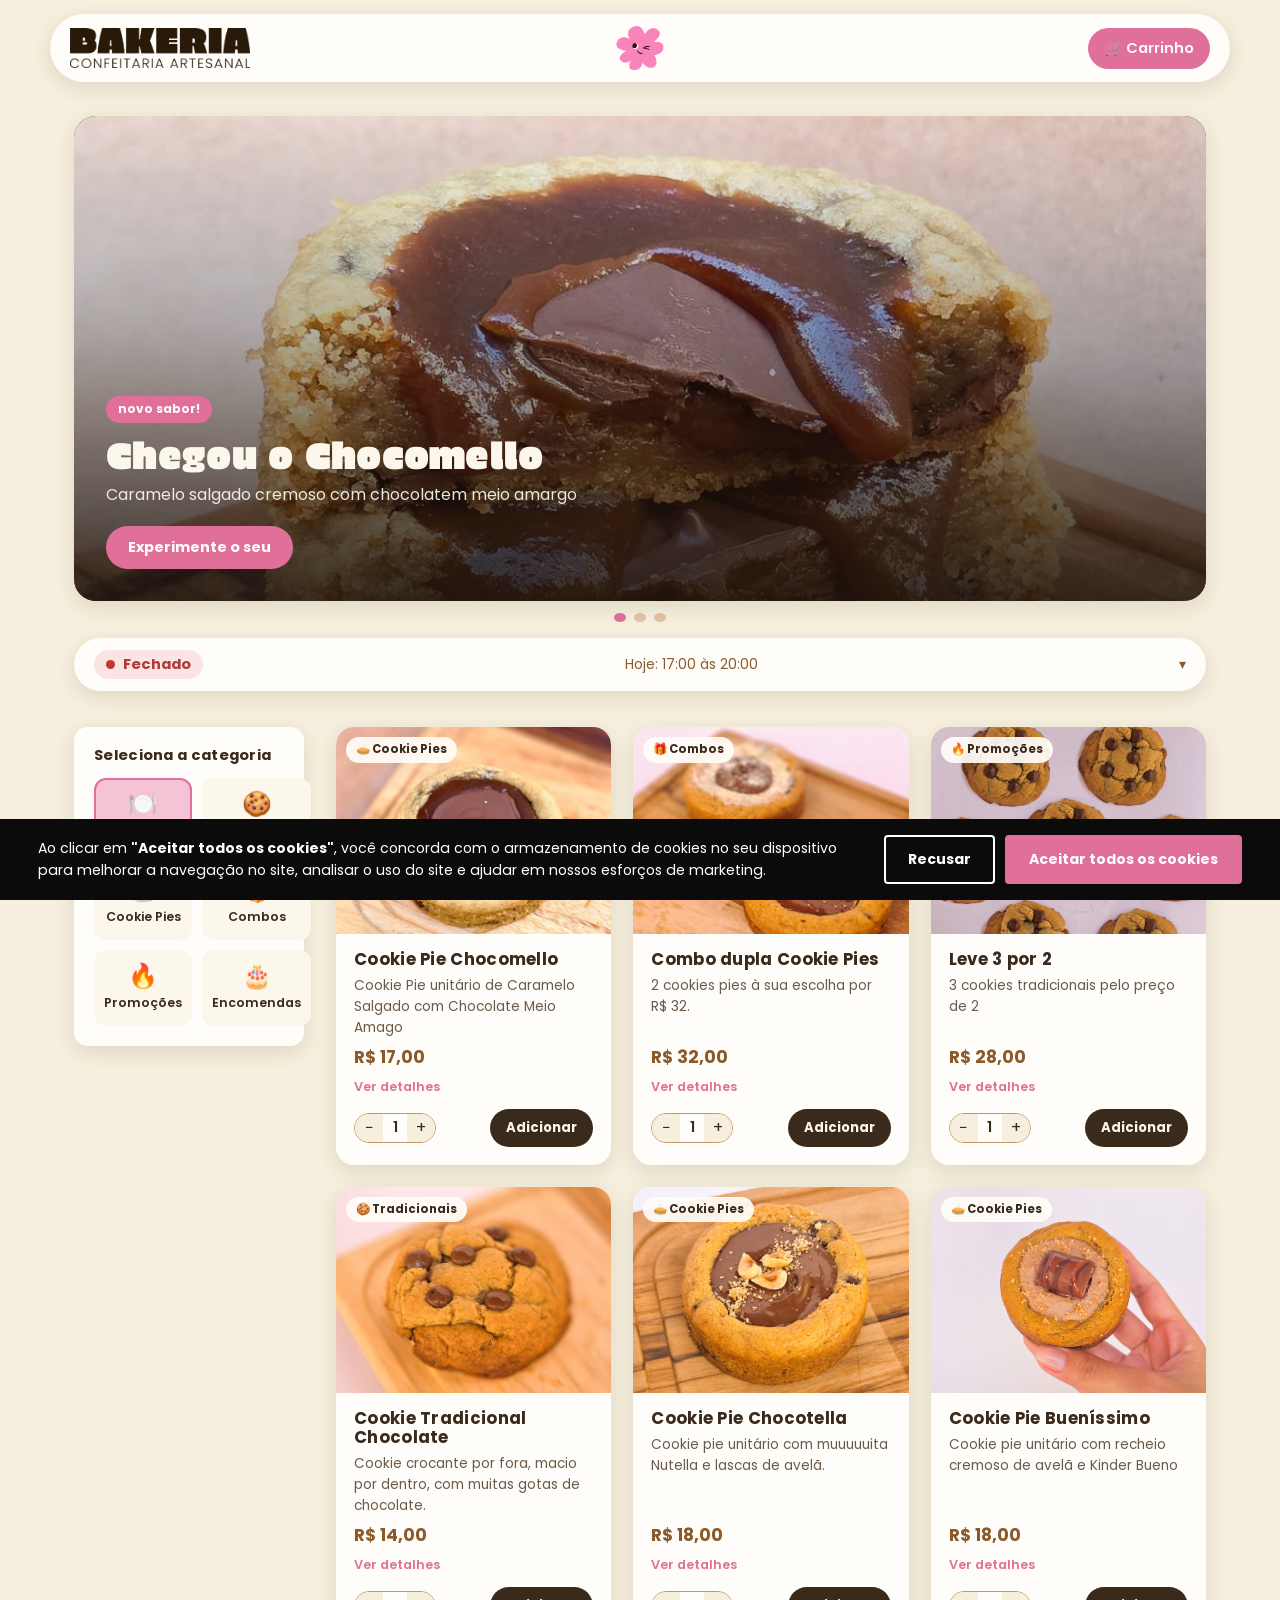
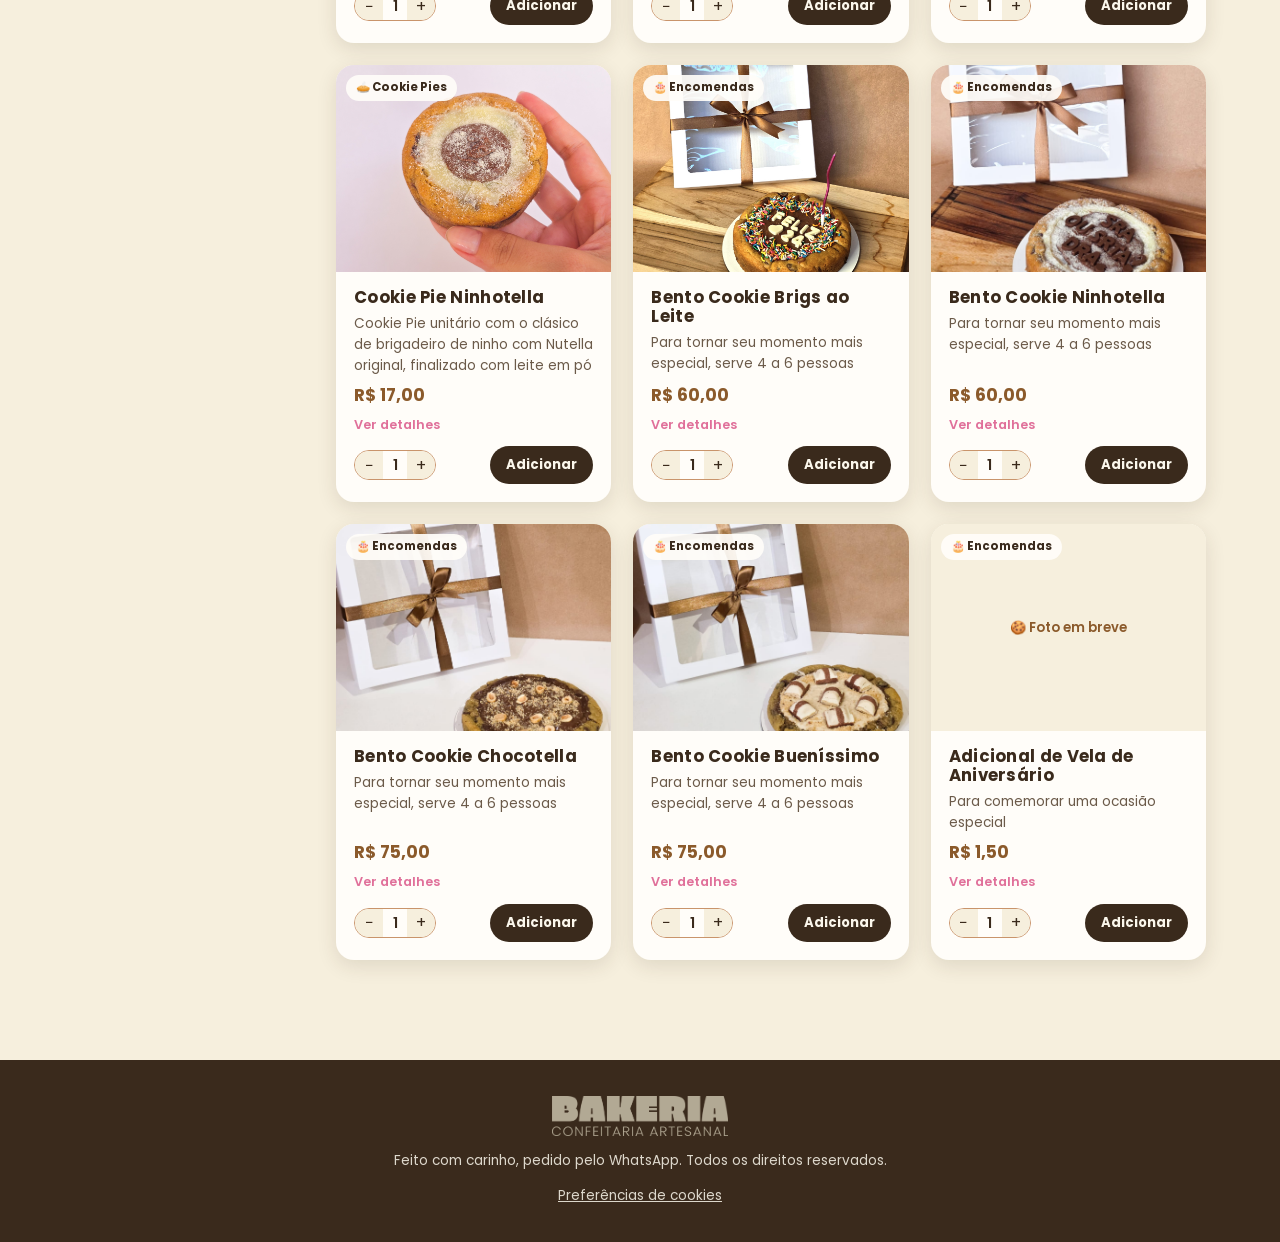
<file: index.html>
<!DOCTYPE html>
<html lang="pt-BR">
<head>
<meta charset="UTF-8">
<meta name="viewport" content="width=device-width, initial-scale=1.0">
<title>Bakeria Confeitaria Artesanal — Peça pelo WhatsApp</title>
<link rel="icon" type="image/png" href="favicon.png">
<link rel="apple-touch-icon" href="apple-touch-icon.png">
<link rel="stylesheet" href="style.css">
</head>
<body>

  <!-- ===================== CABEÇALHO ===================== -->
  <header class="cabecalho">
    <div class="container cabecalho-interno">
      <a href="index.html" class="logo">
        <!-- O tamanho da logo é limitado pelo CSS (.logo-caixa), então qualquer
             imagem que você colocar aqui vai se ajustar sem quebrar o layout. -->
        <span class="logo-caixa">
          <img src="logo.png" alt="Bakeria Confeitaria Artesanal">
        </span>
      </a>

      <!-- Mascote: só aparece em telas de computador/tablet (escondida no celular via CSS) -->
      <img src="mascote-cabecalho.png" alt="" class="mascote-cabecalho" aria-hidden="true" style="height:44px;width:auto;max-width:60px;">

      <button type="button" class="btn-carrinho" id="btn-abrir-carrinho" aria-label="Abrir carrinho">
        🛒 Carrinho
        <span class="badge-carrinho" id="badge-carrinho">0</span>
      </button>
    </div>
  </header>

  <!-- ===================== BANNER DE PROMOÇÃO ===================== -->
  <!-- Conteúdo vem de js/data.js (array BANNERS) — edite lá, não aqui -->
  <section class="banner-promo container">
    <div id="banner-container"></div>
    <div class="banner-pontos" id="banner-pontos"></div>
  </section>

  <!-- ===================== HORÁRIO DE FUNCIONAMENTO ===================== -->
  <!-- Horários vêm de data.js (HORARIO_FUNCIONAMENTO) — edite lá, não aqui -->
  <section class="horario-funcionamento container">
    <button type="button" class="horario-resumo" id="horario-resumo" aria-expanded="false">
      <span class="horario-status">
        <span class="horario-bolinha" id="horario-bolinha"></span>
        <strong id="horario-texto-status">Carregando horário...</strong>
      </span>
      <span class="horario-hoje" id="horario-hoje"></span>
      <span class="horario-seta" id="horario-seta">▾</span>
    </button>
    <div class="horario-lista" id="horario-lista" hidden></div>
  </section>

  <!-- ===================== FILTRO + PRODUTOS ===================== -->
  <main class="container conteudo-principal">
    <aside class="filtro-categorias" aria-label="Filtrar por categoria">
      <h3>Seleciona a categoria</h3>
      <div class="grade-filtro" id="grade-filtro">
        <!-- Preenchido automaticamente por main.js a partir de js/data.js -->
      </div>
    </aside>

    <div class="area-produtos" id="categorias-container">
      <!-- Preenchido automaticamente por main.js a partir de js/data.js -->
    </div>
  </main>

  <!-- ===================== RODAPÉ ===================== -->
  <footer class="rodape">
    <span class="logo-caixa logo-caixa-rodape">
      <img src="logo-rodape.png" alt="Bakeria Confeitaria Artesanal">
    </span>
    <p>Feito com carinho, pedido pelo WhatsApp. Todos os direitos reservados.</p>
    <p><a href="#" onclick="if(window.Analytics){ Analytics.reabrirConsentimento(); } return false;" style="text-decoration:underline;">Preferências de cookies</a></p>
  </footer>

  <!-- ===================== CARRINHO (painel lateral fixo) ===================== -->
  <div class="overlay-carrinho" id="overlay-carrinho"></div>
  <aside class="painel-carrinho" id="painel-carrinho" aria-label="Carrinho de compras">
    <div class="carrinho-cabecalho">
      <h2>Seu carrinho</h2>
      <button type="button" class="fechar-carrinho" id="btn-fechar-carrinho" aria-label="Fechar carrinho">&times;</button>
    </div>

    <!-- Área do meio: única parte que rola. Lista de produtos + formulário
         inteiro, juntos, para o Total e o botão de pedido (fora daqui,
         embaixo) ficarem sempre visíveis, não importa o quanto cresça. -->
    <div class="carrinho-scroll">
      <div class="lista-carrinho" id="lista-carrinho"></div>

      <div class="carrinho-dados">
        <h3 class="titulo-dados-pedido">Dados do pedido</h3>

        <div class="campo-nome">
          <label for="campo-nome-cliente">Seu nome <span class="obrigatorio">*</span></label>
          <input type="text" id="campo-nome-cliente" placeholder="Digite seu nome">
        </div>

        <p class="dica-data-entrega-geral">
          📅 A data de entrega/retirada agora é escolhida individualmente para cada produto, na lista acima. Pedidos de encomenda podem precisar de mais dias — combine pelo WhatsApp se a data for muito em cima da hora.
        </p>

        <div class="campo-tipo-entrega">
          <label>Como você quer receber?</label>
          <div class="opcoes-entrega">
            <label class="opcao-entrega">
              <input type="radio" name="tipo-entrega" id="tipo-entrega-retirada" value="retirada" checked>
              <span>🏪 Retirada</span>
            </label>
            <label class="opcao-entrega">
              <input type="radio" name="tipo-entrega" id="tipo-entrega-entrega" value="entrega">
              <span>🛵 Entrega</span>
            </label>
          </div>
        </div>

        <p class="aviso-retirada" id="aviso-retirada">
          🏪 <span id="texto-endereco-retirada"></span>
          <a href="#" id="link-mapa-retirada" class="link-mapa" target="_blank" rel="noopener">📍 Ver no mapa</a>
        </p>

        <p class="aviso-frete" id="aviso-frete">
          🛵 O frete é calculado à parte e combinado direto pelo WhatsApp — o valor mostrado aqui é só dos produtos.
        </p>

        <div class="campo-endereco" id="bloco-endereco">
          <label for="campo-cep">CEP de entrega <span class="obrigatorio">*</span></label>
          <input type="text" id="campo-cep" placeholder="00000-000" inputmode="numeric" maxlength="9">
          <span class="cep-status" id="cep-status"></span>

          <div class="linha-endereco">
            <div class="campo-endereco-item campo-rua-wrap">
              <label for="campo-rua">Rua</label>
              <input type="text" id="campo-rua" placeholder="Preenchido pelo CEP (edite se precisar)">
            </div>
            <div class="campo-endereco-item campo-numero-wrap">
              <label for="campo-numero">Número</label>
              <input type="text" id="campo-numero" placeholder="Nº" inputmode="numeric">
            </div>
          </div>

          <div class="linha-endereco">
            <div class="campo-endereco-item">
              <label for="campo-bairro">Bairro</label>
              <input type="text" id="campo-bairro" placeholder="Preenchido pelo CEP (edite se precisar)">
            </div>
            <div class="campo-endereco-item">
              <label for="campo-cidade">Cidade</label>
              <input type="text" id="campo-cidade" placeholder="Preenchido pelo CEP (edite se precisar)">
            </div>
          </div>
        </div>
      </div>
    </div>

    <!-- Rodapé fixo: sempre visível, não rola junto com o resto. -->
    <div class="carrinho-fixo">
      <div class="campo-cupom">
        <label for="campo-cupom">Cupom de desconto</label>
        <div class="cupom-linha">
          <input type="text" id="campo-cupom" placeholder="Digite o código" autocapitalize="characters">
          <button type="button" id="btn-aplicar-cupom">Aplicar</button>
        </div>
        <p class="cupom-status" id="cupom-status"></p>
      </div>

      <div class="carrinho-total-bloco" id="carrinho-total-bloco">
        <div class="linha-valor linha-subtotal" id="linha-subtotal" hidden>
          <span>Subtotal</span>
          <span id="subtotal-valor">R$ 0,00</span>
        </div>
        <div class="linha-valor linha-desconto" id="linha-desconto" hidden>
          <span>Desconto (<span id="cupom-aplicado-codigo"></span>)</span>
          <span id="desconto-valor">- R$ 0,00</span>
        </div>
        <div class="linha-valor linha-total-final">
          <span>Total</span>
          <span id="carrinho-total-valor">R$ 0,00</span>
        </div>
      </div>

      <button type="button" class="btn-pedido" id="btn-fazer-pedido" disabled>
        Fazer pedido pelo WhatsApp
      </button>
      <p class="aviso-obrigatorio" id="aviso-obrigatorio">* Nome, CEP e a data de cada item são obrigatórios para fazer o pedido</p>
    </div>
  </aside>

  <script src="data.js"></script>
  <script src="analytics.js"></script>
  <script src="cart.js"></script>
  <script src="main.js"></script>
</body>
</html>
</file>
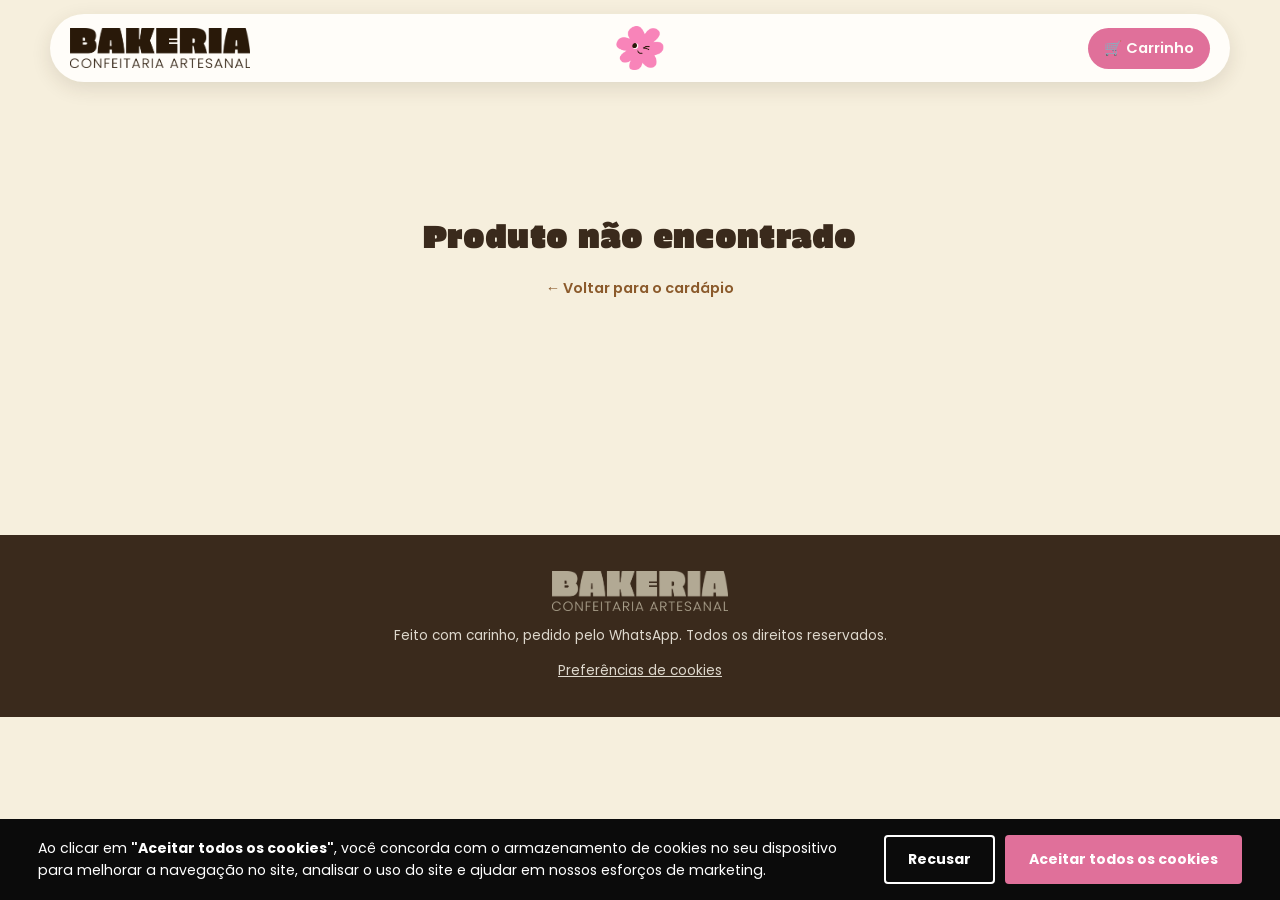
<file: produto.html>
<!DOCTYPE html>
<html lang="pt-BR">
<head>
<meta charset="UTF-8">
<meta name="viewport" content="width=device-width, initial-scale=1.0">
<title>Produto — Bakeria</title>
<link rel="icon" type="image/png" href="favicon.png">
<link rel="apple-touch-icon" href="apple-touch-icon.png">
<link rel="stylesheet" href="style.css">
</head>
<body>

  <!-- ===================== CABEÇALHO (idêntico ao da index.html) ===================== -->
  <header class="cabecalho">
    <div class="container cabecalho-interno">
      <a href="index.html" class="logo">
        <span class="logo-caixa">
          <img src="logo.png" alt="Bakeria Confeitaria Artesanal">
        </span>
      </a>

      <!-- Mascote: só aparece em telas de computador/tablet (escondida no celular via CSS) -->
      <img src="mascote-cabecalho.png" alt="" class="mascote-cabecalho" aria-hidden="true" style="height:44px;width:auto;max-width:60px;">

      <button type="button" class="btn-carrinho" id="btn-abrir-carrinho" aria-label="Abrir carrinho">
        🛒 Carrinho
        <span class="badge-carrinho" id="badge-carrinho">0</span>
      </button>
    </div>
  </header>

  <!-- ===================== DETALHE DO PRODUTO ===================== -->
  <main class="container pagina-produto" id="produto-detalhe-container">
    <!-- Preenchido automaticamente por produto.js a partir de data.js -->
  </main>

  <!-- ===================== RODAPÉ ===================== -->
  <footer class="rodape">
    <span class="logo-caixa logo-caixa-rodape">
      <img src="logo-rodape.png" alt="Bakeria Confeitaria Artesanal">
    </span>
    <p>Feito com carinho, pedido pelo WhatsApp. Todos os direitos reservados.</p>
    <p><a href="#" onclick="if(window.Analytics){ Analytics.reabrirConsentimento(); } return false;" style="text-decoration:underline;">Preferências de cookies</a></p>
  </footer>

  <!-- ===================== CARRINHO (painel lateral fixo, igual em todas as páginas) ===================== -->
  <div class="overlay-carrinho" id="overlay-carrinho"></div>
  <aside class="painel-carrinho" id="painel-carrinho" aria-label="Carrinho de compras">
    <div class="carrinho-cabecalho">
      <h2>Seu carrinho</h2>
      <button type="button" class="fechar-carrinho" id="btn-fechar-carrinho" aria-label="Fechar carrinho">&times;</button>
    </div>

    <!-- Área do meio: única parte que rola. Lista de produtos + formulário
         inteiro, juntos, para o Total e o botão de pedido (fora daqui,
         embaixo) ficarem sempre visíveis, não importa o quanto cresça. -->
    <div class="carrinho-scroll">
      <div class="lista-carrinho" id="lista-carrinho"></div>

      <div class="carrinho-dados">
        <h3 class="titulo-dados-pedido">Dados do pedido</h3>

        <div class="campo-nome">
          <label for="campo-nome-cliente">Seu nome <span class="obrigatorio">*</span></label>
          <input type="text" id="campo-nome-cliente" placeholder="Digite seu nome">
        </div>

        <p class="dica-data-entrega-geral">
          📅 A data de entrega/retirada agora é escolhida individualmente para cada produto, na lista acima. Pedidos de encomenda podem precisar de mais dias — combine pelo WhatsApp se a data for muito em cima da hora.
        </p>

        <div class="campo-tipo-entrega">
          <label>Como você quer receber?</label>
          <div class="opcoes-entrega">
            <label class="opcao-entrega">
              <input type="radio" name="tipo-entrega" id="tipo-entrega-retirada" value="retirada" checked>
              <span>🏪 Retirada</span>
            </label>
            <label class="opcao-entrega">
              <input type="radio" name="tipo-entrega" id="tipo-entrega-entrega" value="entrega">
              <span>🛵 Entrega</span>
            </label>
          </div>
        </div>

        <p class="aviso-retirada" id="aviso-retirada">
          🏪 <span id="texto-endereco-retirada"></span>
          <a href="#" id="link-mapa-retirada" class="link-mapa" target="_blank" rel="noopener">📍 Ver no mapa</a>
        </p>

        <p class="aviso-frete" id="aviso-frete">
          🛵 O frete é calculado à parte e combinado direto pelo WhatsApp — o valor mostrado aqui é só dos produtos.
        </p>

        <div class="campo-endereco" id="bloco-endereco">
          <label for="campo-cep">CEP de entrega <span class="obrigatorio">*</span></label>
          <input type="text" id="campo-cep" placeholder="00000-000" inputmode="numeric" maxlength="9">
          <span class="cep-status" id="cep-status"></span>

          <div class="linha-endereco">
            <div class="campo-endereco-item campo-rua-wrap">
              <label for="campo-rua">Rua</label>
              <input type="text" id="campo-rua" placeholder="Preenchido pelo CEP (edite se precisar)">
            </div>
            <div class="campo-endereco-item campo-numero-wrap">
              <label for="campo-numero">Número</label>
              <input type="text" id="campo-numero" placeholder="Nº" inputmode="numeric">
            </div>
          </div>

          <div class="linha-endereco">
            <div class="campo-endereco-item">
              <label for="campo-bairro">Bairro</label>
              <input type="text" id="campo-bairro" placeholder="Preenchido pelo CEP (edite se precisar)">
            </div>
            <div class="campo-endereco-item">
              <label for="campo-cidade">Cidade</label>
              <input type="text" id="campo-cidade" placeholder="Preenchido pelo CEP (edite se precisar)">
            </div>
          </div>
        </div>
      </div>
    </div>

    <!-- Rodapé fixo: sempre visível, não rola junto com o resto. -->
    <div class="carrinho-fixo">
      <div class="campo-cupom">
        <label for="campo-cupom">Cupom de desconto</label>
        <div class="cupom-linha">
          <input type="text" id="campo-cupom" placeholder="Digite o código" autocapitalize="characters">
          <button type="button" id="btn-aplicar-cupom">Aplicar</button>
        </div>
        <p class="cupom-status" id="cupom-status"></p>
      </div>

      <div class="carrinho-total-bloco" id="carrinho-total-bloco">
        <div class="linha-valor linha-subtotal" id="linha-subtotal" hidden>
          <span>Subtotal</span>
          <span id="subtotal-valor">R$ 0,00</span>
        </div>
        <div class="linha-valor linha-desconto" id="linha-desconto" hidden>
          <span>Desconto (<span id="cupom-aplicado-codigo"></span>)</span>
          <span id="desconto-valor">- R$ 0,00</span>
        </div>
        <div class="linha-valor linha-total-final">
          <span>Total</span>
          <span id="carrinho-total-valor">R$ 0,00</span>
        </div>
      </div>

      <button type="button" class="btn-pedido" id="btn-fazer-pedido" disabled>
        Fazer pedido pelo WhatsApp
      </button>
      <p class="aviso-obrigatorio" id="aviso-obrigatorio">* Nome, CEP e a data de cada item são obrigatórios para fazer o pedido</p>
    </div>
  </aside>

  <script src="data.js"></script>
  <script src="analytics.js"></script>
  <script src="cart.js"></script>
  <script src="produto.js"></script>
</body>
</html>
</file>
<file: style.css>
/* ============================================================
   SITE DE DELIVERY — FOLHA DE ESTILOS
   Paleta baseada na cartela Pantone anexada pelo cliente:
   - Sweet Corn (bege)        -> --bege / --bege-claro
   - Black 4C (quase preto)   -> --marrom-escuro (títulos/texto)
   - Caramel Café (marrom)    -> --marrom-cafe / --marrom-claro
   - Pink Cosmos (rosa)       -> --rosa / --rosa-claro
   Ajuste os valores hexadecimais abaixo se tiver o código exato
   das etiquetas Pantone (TPX/TCX -> HEX) da sua gráfica.

   CONTRASTE: o rosa voltou ao tom original da marca (#E0709A). O texto
   branco sobre ele fica em ~3:1, abaixo do 4,5:1 recomendado (WCAG AA)
   para texto pequeno. Se quiser ganhar legibilidade no futuro, escureça
   --rosa e --rosa-hover (ex.: #C2487A).
   ============================================================ */

@import url('https://fonts.googleapis.com/css2?family=Erica+One&family=Poppins:wght@400;500;600;700&display=swap');

:root{
  /* Paleta */
  --bege:          #F6EFDD;
  --bege-claro:    #FBF7EC;
  --marrom-escuro: #3A2A1C;
  --marrom-cafe:   #8B5A2B;
  --marrom-claro:  #C9946B;
  --rosa:          #E0709A;
  --rosa-hover:    #CC5F89;
  --rosa-claro:    #F4C3D6;
  --branco:        #FFFDF9;
  --erro:          #B23A3A;
  --whatsapp:      #0F7A41;
  --whatsapp-hover:#0B6636;

  /* Tipografia */
  --fonte-titulo: 'Erica One', cursive;
  --fonte-corpo:  'Poppins', sans-serif;

  /* Layout */
  --largura-max: 1180px;
  --raio: 14px;
  --sombra: 0 6px 20px rgba(58, 42, 28, 0.12);
  --header-altura: 92px;
}

*{ box-sizing: border-box; }

html{ scroll-behavior: smooth; scroll-padding-top: calc(var(--header-altura) + 16px); }

body{
  margin: 0;
  background: var(--bege);
  color: var(--marrom-escuro);
  font-family: var(--fonte-corpo);
  line-height: 1.55;
  -webkit-font-smoothing: antialiased;
}

/* Com o carrinho aberto, o fundo não rola (só o painel) */
body.carrinho-aberto{ overflow: hidden; }

img{ max-width: 100%; display: block; }
a{ color: inherit; text-decoration: none; }
button{ font-family: inherit; cursor: pointer; }

h1, h2, h3, .fonte-titulo{
  font-family: var(--fonte-titulo);
  color: var(--marrom-escuro);
  font-weight: 400;
  line-height: 1.15;
  letter-spacing: 0.3px;
}

.container{
  max-width: var(--largura-max);
  margin: 0 auto;
  padding: 0 24px;
}

:focus-visible{
  outline: 3px solid var(--rosa);
  outline-offset: 2px;
}

@media (prefers-reduced-motion: reduce){
  *{ animation: none !important; transition: none !important; }
  html{ scroll-behavior: auto; }
}

/* ---------------------------------------------------------
   CABEÇALHO (fixo, simplificado: logo + carrinho)
--------------------------------------------------------- */
.cabecalho{
  position: sticky;
  top: 0;
  z-index: 100;
  padding: 14px 0;
  background: var(--bege);
}

.cabecalho-interno{
  background: var(--branco);
  border-radius: 999px;
  box-shadow: var(--sombra);
  padding: 10px 20px;
  display: flex;
  align-items: center;
  justify-content: space-between;
  gap: 20px;
  position: relative;
  max-height: 76px; /* trava de segurança: a barra nunca cresce além disso,
                        mesmo que algum elemento interno fique maior do
                        que deveria (ex: cache antigo de CSS) */
  overflow: hidden;
}

/* Mascote centralizada no cabeçalho — só em telas de computador/tablet.
   Usa position:absolute (não flex) para ficar sempre no centro exato da
   barra, não importa o tamanho da logo ou do botão de carrinho. */
.mascote-cabecalho{
  position: absolute;
  left: 50%;
  top: 50%;
  transform: translate(-50%, -50%);
  height: 44px !important;
  max-height: 44px;
  width: auto !important;
  max-width: 60px;
  pointer-events: none;
}

@media (max-width: 600px){
  .mascote-cabecalho{ display: none; }
}

.logo{ display: flex; align-items: center; flex-shrink: 0; }

/* --------- LIMITADOR DE TAMANHO DA LOGO ---------
   Independentemente do tamanho/proporção do arquivo que for usado em
   logo.png, esta caixa mantém uma altura e largura máximas fixas.
   A imagem sempre encolhe para caber dentro dela (object-fit: contain),
   nunca ultrapassando os limites e nunca distorcendo a proporção.
   Para mudar o tamanho máximo da logo, ajuste apenas as variáveis abaixo. */
:root{
  --logo-altura-max: 48px;
  --logo-largura-max: 180px;
}

.logo-caixa{
  display: flex;
  align-items: center;
  justify-content: flex-start;
  height: var(--logo-altura-max);
  max-width: var(--logo-largura-max);
  overflow: hidden;
}

.logo-caixa img{
  max-height: 100%;
  max-width: 100%;
  width: auto;
  height: auto;
  object-fit: contain;
  display: block;
}

@media (max-width: 600px){
  :root{ --logo-altura-max: 38px; --logo-largura-max: 130px; }
}

.btn-carrinho{
  position: relative;
  display: flex;
  align-items: center;
  gap: 8px;
  background: var(--rosa);
  color: var(--branco);
  border: none;
  padding: 10px 16px;
  border-radius: 999px;
  font-weight: 600;
  font-size: 0.92rem;
  flex-shrink: 0;
  transition: transform 0.15s ease, background 0.2s ease;
}

.btn-carrinho:hover{ background: var(--rosa-hover); transform: translateY(-1px); }

.badge-carrinho{
  position: absolute;
  top: -8px;
  right: -8px;
  background: var(--marrom-escuro);
  color: var(--branco);
  font-size: 0.72rem;
  min-width: 20px;
  height: 20px;
  border-radius: 999px;
  display: flex;
  align-items: center;
  justify-content: center;
  padding: 0 4px;
}

/* "Pulso" do contador quando um produto é adicionado */
.badge-carrinho.pulsar{ animation: pulso-badge 0.5s ease; }

@keyframes pulso-badge{
  0%   { transform: scale(1); }
  40%  { transform: scale(1.45); }
  100% { transform: scale(1); }
}

/* ---------------------------------------------------------
   BANNER DE PROMOÇÃO — imagem cheia com texto sobreposto
   (conteúdo vem de data.js -> BANNERS)
--------------------------------------------------------- */
.banner-promo{
  margin-top: 20px;
  position: relative;
}

.banner-slide{
  display: none;
  position: relative;
  border-radius: 22px;
  overflow: hidden;
  aspect-ratio: 21 / 9;
  min-height: 200px;
  box-shadow: var(--sombra);
  background: var(--marrom-escuro);
}

.banner-slide.ativo{ display: block; }

.banner-imagem-fundo{
  position: absolute;
  inset: 0;
  width: 100%;
  height: 100%;
  object-fit: cover;
}

.banner-conteudo{
  position: absolute;
  inset: 0;
  z-index: 1;
  display: flex;
  flex-direction: column;
  justify-content: flex-end;
  padding: 32px;
  background: linear-gradient(0deg, rgba(30, 20, 12, 0.88) 0%, rgba(30, 20, 12, 0.35) 55%, rgba(30, 20, 12, 0) 100%);
}

.banner-conteudo .tag{
  display: inline-block;
  width: fit-content;
  background: var(--rosa);
  color: var(--branco);
  font-size: 0.75rem;
  font-weight: 700;
  padding: 4px 12px;
  border-radius: 999px;
  margin-bottom: 10px;
}

.banner-conteudo h2{
  color: var(--bege-claro);
  font-size: clamp(1.5rem, 3.2vw, 2.3rem);
  margin: 0 0 8px;
}

.banner-conteudo p{
  margin: 0 0 18px;
  color: var(--bege-claro);
  opacity: 0.92;
  max-width: 480px;
}

.banner-conteudo .btn-primario{
  display: inline-block;
  width: fit-content;
  background: var(--rosa);
  color: var(--branco);
  border: none;
  padding: 11px 22px;
  border-radius: 999px;
  font-weight: 700;
  font-size: 0.9rem;
  transition: background 0.2s ease, transform 0.15s ease;
}
.banner-conteudo .btn-primario:hover{ background: var(--rosa-hover); transform: translateY(-1px); }

.banner-pontos{
  display: flex;
  justify-content: center;
  gap: 8px;
  margin-top: 12px;
}

.banner-pontos button{
  width: 9px; height: 9px;
  border-radius: 50%;
  border: none;
  background: var(--marrom-claro);
  opacity: 0.5;
}
.banner-pontos button.ativo{ opacity: 1; background: var(--rosa); }

/* ---------------------------------------------------------
   HORÁRIO DE FUNCIONAMENTO
--------------------------------------------------------- */
.horario-funcionamento{
  margin-top: 16px;
}

.horario-resumo{
  width: 100%;
  display: flex;
  align-items: center;
  justify-content: space-between;
  gap: 14px;
  background: var(--branco);
  border: none;
  border-radius: 999px;
  padding: 12px 20px;
  box-shadow: var(--sombra);
  font-family: inherit;
}

.horario-status{
  display: flex;
  align-items: center;
  gap: 8px;
  font-size: 0.92rem;
  font-weight: 700;
  padding: 4px 12px;
  border-radius: 999px;
}

.horario-status.status-aberto{ background: #e3f5e9; color: #1e7a45; }
.horario-status.status-fechado{ background: #fbe4e4; color: #b23a3a; }

.horario-bolinha{
  width: 9px;
  height: 9px;
  border-radius: 50%;
  flex-shrink: 0;
}
.horario-bolinha.aberto{ background: #2e9e5b; }
.horario-bolinha.fechado{ background: #c0392b; }

.horario-hoje{
  flex: 1;
  text-align: center;
  font-size: 0.86rem;
  color: var(--marrom-cafe);
}

.horario-seta{
  font-size: 0.9rem;
  color: var(--marrom-cafe);
  flex-shrink: 0;
}

.horario-lista{
  background: var(--branco);
  border-radius: 16px;
  margin-top: 8px;
  padding: 6px 20px;
  box-shadow: var(--sombra);
}

.horario-linha{
  display: flex;
  justify-content: space-between;
  padding: 9px 0;
  font-size: 0.86rem;
  color: var(--marrom-escuro);
  border-bottom: 1px solid var(--bege);
}
.horario-linha:last-child{ border-bottom: none; }

.horario-linha-hoje{
  font-weight: 700;
  color: var(--rosa);
}

@media (max-width: 600px){
  .horario-resumo{ padding: 10px 14px; flex-wrap: wrap; }
  .horario-hoje{ order: 3; width: 100%; text-align: left; margin-top: 4px; }
  .horario-status{ font-size: 0.85rem; padding: 4px 10px; }
}

/* ---------------------------------------------------------
   LAYOUT PRINCIPAL: filtro lateral + produtos
--------------------------------------------------------- */
.conteudo-principal{
  display: grid;
  grid-template-columns: 230px 1fr;
  gap: 32px;
  align-items: start;
  margin-top: 36px;
}

.filtro-categorias{
  position: sticky;
  top: calc(var(--header-altura) + 16px);
  background: var(--branco);
  border-radius: var(--raio);
  padding: 20px;
  box-shadow: var(--sombra);
}

.filtro-categorias h3{
  font-family: var(--fonte-corpo);
  font-weight: 700;
  font-size: 0.92rem;
  color: var(--marrom-escuro);
  margin: 0 0 14px;
}

.grade-filtro{
  display: grid;
  grid-template-columns: 1fr 1fr;
  gap: 10px;
}

.tile-categoria{
  display: flex;
  flex-direction: column;
  align-items: center;
  gap: 6px;
  background: var(--bege-claro);
  border: 2px solid transparent;
  border-radius: 12px;
  padding: 12px 8px;
  text-align: center;
  transition: border-color 0.2s ease, background 0.2s ease, transform 0.15s ease;
}

.tile-categoria:hover{ transform: translateY(-2px); }

.tile-categoria.ativa{
  border-color: var(--rosa);
  background: var(--rosa-claro);
}

.tile-icone{ font-size: 1.5rem; line-height: 1; }

.tile-nome{
  font-size: 0.78rem;
  font-weight: 600;
  color: var(--marrom-escuro);
}

@media (max-width: 860px){
  .conteudo-principal{ grid-template-columns: 1fr; }

  .filtro-categorias{
    position: static;
    padding: 14px 16px;
  }

  /* Os tiles quebram em linhas (sempre visíveis por completo), em vez de
     rolar na horizontal e ficar cortados na borda da tela. */
  .grade-filtro{
    grid-template-columns: repeat(auto-fit, minmax(76px, 1fr));
    gap: 10px;
  }
}

.secao-vitrine{
  padding-top: 4px;
}

.sem-produtos{
  color: var(--marrom-cafe);
  text-align: center;
  padding: 40px 0;
}

/* ---------------------------------------------------------
   CATEGORIAS / SEÇÕES DE PRODUTOS
--------------------------------------------------------- */
.secao-categoria{
  padding: 0 0 40px;
}

.secao-categoria h2{
  font-size: clamp(1.4rem, 2.6vw, 1.9rem);
  margin-bottom: 4px;
  display: flex;
  align-items: center;
  gap: 10px;
}

.titulo-icone{ font-family: initial; }

.secao-categoria .subtitulo{
  color: var(--marrom-cafe);
  margin-bottom: 22px;
  font-size: 0.92rem;
}

.grid-produtos{
  display: grid;
  grid-template-columns: repeat(auto-fill, minmax(240px, 1fr));
  gap: 22px;
}

.cartao-produto{
  background: var(--branco);
  border-radius: 18px;
  overflow: hidden;
  box-shadow: var(--sombra);
  display: flex;
  flex-direction: column;
  transition: transform 0.2s ease, box-shadow 0.2s ease;
}

.cartao-produto:hover{
  transform: translateY(-4px);
  box-shadow: 0 12px 28px rgba(58, 42, 28, 0.18);
}

.cartao-produto .imagem-produto{
  position: relative;
  aspect-ratio: 4/3;
  overflow: hidden;
  background: var(--bege);
  display: block;
}

.cartao-produto .imagem-produto img{
  width: 100%; height: 100%; object-fit: cover;
  transition: transform 0.35s ease;
}
.cartao-produto:hover .imagem-produto img{ transform: scale(1.06); }

.mini-tag{
  position: absolute;
  top: 10px;
  left: 10px;
  background: rgba(255, 253, 249, 0.92);
  color: var(--marrom-escuro);
  font-size: 0.72rem;
  font-weight: 700;
  padding: 4px 10px;
  border-radius: 999px;
  z-index: 1;
}

.foto-indisponivel{ display: none; }

.aviso-foto{
  position: absolute;
  inset: 0;
  display: flex;
  align-items: center;
  justify-content: center;
  text-align: center;
  padding: 10px;
  font-size: 0.82rem;
  font-weight: 600;
  color: var(--marrom-cafe);
  background: var(--bege);
}

.cartao-produto .info{
  padding: 16px 18px 18px;
  display: flex;
  flex-direction: column;
  gap: 6px;
  flex: 1;
}

.cartao-produto h3{
  font-family: var(--fonte-corpo);
  font-weight: 700;
  font-size: 1.04rem;
  color: var(--marrom-escuro);
  margin: 0;
}

.cartao-produto .desc-curta{
  font-size: 0.85rem;
  color: #6b5a49;
  margin: 0;
  flex: 1;
}

.cartao-produto .preco{
  font-weight: 700;
  color: var(--marrom-cafe);
  font-size: 1.08rem;
}

.cartao-produto .link-detalhe{
  font-size: 0.8rem;
  font-weight: 600;
  color: var(--rosa);
  align-self: flex-start;
}

.linha-acoes{
  display: flex;
  align-items: center;
  justify-content: space-between;
  gap: 8px;
  margin-top: 6px;
}

.seletor-qtd{
  display: flex;
  align-items: center;
  border: 1.5px solid var(--marrom-claro);
  border-radius: 999px;
  overflow: hidden;
}

.seletor-qtd button{
  background: var(--bege);
  border: none;
  width: 28px; height: 28px;
  font-size: 1rem;
  color: var(--marrom-escuro);
}
.seletor-qtd span{
  min-width: 24px;
  text-align: center;
  font-weight: 600;
  font-size: 0.9rem;
}

.btn-adicionar{
  background: var(--marrom-escuro);
  color: var(--bege-claro);
  border: none;
  padding: 9px 16px;
  border-radius: 999px;
  font-weight: 700;
  font-size: 0.82rem;
  transition: background 0.2s ease;
}
.btn-adicionar:hover{ background: var(--rosa); }

/* ---------------------------------------------------------
   PÁGINA DE PRODUTO
--------------------------------------------------------- */
.pagina-produto{
  padding: 40px 0 80px;
}

.voltar{
  display: inline-block;
  margin-bottom: 20px;
  font-weight: 600;
  color: var(--marrom-cafe);
  font-size: 0.9rem;
}
.voltar:hover{ color: var(--rosa); }

.produto-detalhe{
  display: grid;
  grid-template-columns: 1.1fr 1fr;
  gap: 44px;
  align-items: start;
}

@media (max-width: 800px){
  .produto-detalhe{ grid-template-columns: 1fr; }
}

.galeria .imagem-principal{
  position: relative; /* necessário para o aviso "Foto em breve" ocupar a área toda */
  border-radius: var(--raio);
  overflow: hidden;
  aspect-ratio: 4/3;
  background: var(--branco);
  box-shadow: var(--sombra);
}
.galeria .imagem-principal img{ width: 100%; height: 100%; object-fit: cover; }

.galeria .miniaturas{
  display: flex;
  gap: 10px;
  margin-top: 12px;
  flex-wrap: wrap;
}

.galeria .miniaturas button{
  width: 68px; height: 68px;
  border-radius: 10px;
  overflow: hidden;
  padding: 0;
  border: 2px solid transparent;
  background: var(--branco);
}
.galeria .miniaturas button.ativa{ border-color: var(--rosa); }
.galeria .miniaturas img{ width: 100%; height: 100%; object-fit: cover; }

.info-produto .categoria-tag{
  display: inline-block;
  background: var(--rosa-claro);
  color: var(--marrom-escuro);
  font-size: 0.78rem;
  font-weight: 700;
  padding: 4px 12px;
  border-radius: 999px;
  margin-bottom: 12px;
}

.info-produto h1{ font-size: clamp(1.6rem, 3vw, 2.3rem); margin: 0 0 8px; }

.info-produto .preco-produto{
  font-size: 1.4rem;
  font-weight: 700;
  color: var(--marrom-cafe);
  margin-bottom: 16px;
}

.info-produto .descricao{ margin-bottom: 20px; color: #5a4a3a; }

.info-produto h4{
  font-family: var(--fonte-corpo);
  font-weight: 700;
  font-size: 0.95rem;
  color: var(--marrom-escuro);
  margin: 0 0 8px;
  text-transform: none;
}

.lista-ingredientes{
  list-style: none;
  padding: 0;
  margin: 0 0 24px;
  display: flex;
  flex-wrap: wrap;
  gap: 8px;
}

.lista-ingredientes li{
  background: var(--bege-claro);
  border: 1px solid var(--marrom-claro);
  padding: 5px 12px;
  border-radius: 999px;
  font-size: 0.82rem;
}

.acao-produto{
  display: flex;
  align-items: center;
  gap: 16px;
  margin-top: 8px;
}

.acao-produto .seletor-qtd button{ width: 34px; height: 34px; font-size: 1.1rem; }

.btn-adicionar-grande{
  background: var(--rosa);
  color: var(--branco);
  border: none;
  padding: 12px 26px;
  border-radius: 999px;
  font-weight: 700;
  font-size: 0.95rem;
  box-shadow: var(--sombra);
}
.btn-adicionar-grande:hover{ background: var(--rosa-hover); }

/* ---------------------------------------------------------
   AVISO RÁPIDO (TOAST) — aparece ao adicionar um produto
--------------------------------------------------------- */
.toast-carrinho{
  position: fixed;
  left: 50%;
  bottom: 24px;
  transform: translate(-50%, 20px);
  z-index: 150;
  display: flex;
  align-items: center;
  gap: 14px;
  max-width: min(92vw, 460px);
  background: var(--marrom-escuro);
  color: var(--bege-claro);
  padding: 12px 18px;
  border-radius: 999px;
  box-shadow: 0 10px 28px rgba(0, 0, 0, 0.3);
  font-size: 0.88rem;
  font-weight: 600;
  opacity: 0;
  pointer-events: none;
  transition: opacity 0.25s ease, transform 0.25s ease;
}

.toast-carrinho.visivel{
  opacity: 1;
  transform: translate(-50%, 0);
  pointer-events: auto;
}

.toast-carrinho button{
  flex-shrink: 0;
  background: var(--rosa);
  color: var(--branco);
  border: none;
  padding: 7px 14px;
  border-radius: 999px;
  font-weight: 700;
  font-size: 0.8rem;
}
.toast-carrinho button:hover{ background: var(--rosa-hover); }

/* ---------------------------------------------------------
   CARRINHO (painel lateral fixo, acessível de qualquer página)
--------------------------------------------------------- */
.overlay-carrinho{
  position: fixed; inset: 0;
  background: rgba(58,42,28,0.45);
  z-index: 200;
  opacity: 0;
  pointer-events: none;
  transition: opacity 0.25s ease;
}
.overlay-carrinho.aberto{ opacity: 1; pointer-events: auto; }

.painel-carrinho{
  position: fixed;
  top: 0; right: 0;
  height: 100%;
  width: min(400px, 92vw);
  background: var(--bege-claro);
  z-index: 201;
  box-shadow: -8px 0 30px rgba(0,0,0,0.2);
  transform: translateX(100%);
  /* visibility garante que, fechado, nada do painel receba foco/leitor de
     tela (reforço para navegadores sem suporte ao atributo "inert") */
  visibility: hidden;
  transition: transform 0.3s ease, visibility 0s linear 0.3s;
  display: flex;
  flex-direction: column;
  overflow: hidden;
}
.painel-carrinho.aberto{
  transform: translateX(0);
  visibility: visible;
  transition: transform 0.3s ease, visibility 0s;
}

.carrinho-cabecalho{
  display: flex;
  align-items: center;
  justify-content: space-between;
  padding: 20px 22px;
  border-bottom: 2px solid var(--marrom-claro);
  flex-shrink: 0;
}

.carrinho-cabecalho h2{ font-size: 1.3rem; margin: 0; }

.fechar-carrinho{
  background: none; border: none;
  font-size: 1.4rem;
  color: var(--marrom-escuro);
  line-height: 1;
}

/* Área central rolável do carrinho: contém a lista de produtos E o
   formulário de dados do pedido, juntos. Só ela tem scroll — o cabeçalho
   e o rodapé (Total + botão) ficam sempre visíveis, fora dessa área. */
.carrinho-scroll{
  flex: 1;
  min-height: 0; /* necessário para o overflow funcionar dentro de flex */
  overflow-y: auto;
  overscroll-behavior: contain; /* rolar o painel não rola a página ao fundo */
}

.lista-carrinho{
  padding: 16px 22px;
  display: flex;
  flex-direction: column;
  gap: 14px;
}

.carrinho-dados{
  padding: 4px 22px 18px;
}

/* Rodapé fixo: nunca rola, sempre visível na parte de baixo do painel */
.carrinho-fixo{
  flex-shrink: 0;
  padding: 16px 22px 20px;
  border-top: 2px solid var(--marrom-claro);
  background: var(--bege-claro);
  box-shadow: 0 -6px 16px rgba(58, 42, 28, 0.08);
}

.item-carrinho{
  display: flex;
  gap: 12px;
  align-items: flex-start;
  background: var(--branco);
  border-radius: 10px;
  padding: 10px;
}

.item-carrinho img{ width: 56px; height: 56px; border-radius: 8px; object-fit: cover; flex-shrink: 0; }

.foto-placeholder{
  width: 56px;
  height: 56px;
  border-radius: 8px;
  flex-shrink: 0;
  background: var(--bege);
  display: flex;
  align-items: center;
  justify-content: center;
  font-size: 1.5rem;
}

.item-carrinho .item-info{ flex: 1; min-width: 0; }
.item-carrinho .item-info strong{ display: block; font-size: 0.9rem; }
.item-carrinho .item-info .preco-unit{ font-size: 0.8rem; color: var(--marrom-cafe); }

.data-item-label{
  display: flex;
  align-items: center;
  gap: 6px;
  margin-top: 8px;
  font-size: 0.76rem;
  font-weight: 600;
  color: var(--marrom-cafe);
}

.data-item-input{
  flex: 1;
  min-width: 0;
  padding: 5px 8px;
  border-radius: 8px;
  border: 1.5px solid var(--marrom-claro);
  font-family: inherit;
  font-size: 0.78rem;
  background: var(--branco);
  color: var(--marrom-escuro);
}
.data-item-input:focus{ border-color: var(--rosa); }

/* Aviso discreto quando a data cai num dia sem atendimento */
.dica-data-item, .dica-dia-item{
  display: block;
  font-size: 0.74rem;
  font-weight: 600;
  color: #8a5a00;
  margin-top: 4px;
}
.dica-dia-item:empty{ display: none; }

/* Observações por item (sabores do combo, texto do bento...) */
.obs-item-label{
  display: block;
  margin-top: 8px;
  font-size: 0.76rem;
  font-weight: 600;
  color: var(--marrom-cafe);
}

.obs-item-input{
  display: block;
  width: 100%;
  margin-top: 4px;
  padding: 7px 9px;
  border-radius: 8px;
  border: 1.5px solid var(--marrom-claro);
  font-family: inherit;
  font-size: 0.8rem;
  line-height: 1.4;
  background: var(--branco);
  color: var(--marrom-escuro);
  resize: vertical;
  min-height: 52px;
}
.obs-item-input:focus{ border-color: var(--rosa); }

.item-carrinho .remover{
  background: none; border: none;
  color: var(--erro);
  font-size: 0.78rem;
  font-weight: 600;
  text-decoration: underline;
}

.carrinho-vazio{
  text-align: center;
  color: var(--marrom-cafe);
  padding: 40px 10px;
  font-size: 0.92rem;
}

/* Sugestão de vela quando há uma encomenda no carrinho */
.upsell-vela{
  display: flex;
  align-items: center;
  justify-content: space-between;
  gap: 10px;
  background: var(--rosa-claro);
  border-radius: 10px;
  padding: 10px 12px;
  font-size: 0.82rem;
  font-weight: 600;
  color: var(--marrom-escuro);
}

.upsell-vela button{
  flex-shrink: 0;
  background: var(--marrom-escuro);
  color: var(--bege-claro);
  border: none;
  padding: 7px 14px;
  border-radius: 999px;
  font-weight: 700;
  font-size: 0.78rem;
}
.upsell-vela button:hover{ background: var(--rosa); }

.titulo-dados-pedido{
  font-family: var(--fonte-corpo);
  font-weight: 700;
  font-size: 1rem;
  color: var(--marrom-escuro);
  margin: 0 0 14px;
}

.campo-nome{
  margin-bottom: 14px;
}
.campo-nome label{
  display: block;
  font-size: 0.82rem;
  font-weight: 600;
  margin-bottom: 6px;
}
.campo-nome input{
  width: 100%;
  padding: 10px 12px;
  border-radius: 10px;
  border: 1.5px solid var(--marrom-claro);
  font-family: inherit;
  font-size: 0.92rem;
  background: var(--branco);
  color: var(--marrom-escuro);
}
.campo-nome input:focus{ border-color: var(--rosa); }

.obrigatorio{ color: var(--rosa); }

/* Campo com problema, destacado ao clicar em "Fazer pedido" com algo faltando */
.campo-invalido{
  border-color: var(--erro) !important;
  box-shadow: 0 0 0 3px rgba(178, 58, 58, 0.2);
}

/* --------- AVISO GERAL SOBRE DATA (a data em si fica em cada item) --------- */
.dica-data-entrega-geral{
  font-size: 0.8rem;
  color: var(--marrom-cafe);
  background: var(--bege);
  border-radius: 10px;
  padding: 10px 12px;
  margin: 0 0 14px;
}

/* --------- SELETOR DE ENTREGA OU RETIRADA --------- */
.campo-tipo-entrega{
  margin-bottom: 14px;
}

.campo-tipo-entrega > label{
  display: block;
  font-size: 0.82rem;
  font-weight: 600;
  margin-bottom: 8px;
}

.opcoes-entrega{
  display: grid;
  grid-template-columns: 1fr 1fr;
  gap: 10px;
}

.opcao-entrega{
  position: relative; /* âncora do input escondido (evita salto de rolagem ao focar) */
  display: flex;
  align-items: center;
  justify-content: center;
  gap: 6px;
  padding: 10px 8px;
  border-radius: 999px;
  border: 1.5px solid var(--marrom-claro);
  background: var(--branco);
  font-size: 0.88rem;
  font-weight: 600;
  color: var(--marrom-escuro);
  cursor: pointer;
  transition: border-color 0.2s ease, background 0.2s ease;
}

.opcao-entrega input{
  /* Mantido acessível para leitores de tela, mas escondido visualmente —
     o estilo do "botão" vem do <label> ao redor. */
  position: absolute;
  opacity: 0;
  width: 1px;
  height: 1px;
}

.opcao-entrega:has(input:checked){
  border-color: var(--rosa);
  background: var(--rosa-claro);
}

.opcao-entrega:has(input:focus-visible){
  outline: 3px solid var(--rosa);
  outline-offset: 2px;
}

/* Fallback via JS para navegadores sem suporte a :has() */
.opcao-entrega.selecionada{
  border-color: var(--rosa);
  background: var(--rosa-claro);
}

.aviso-frete{
  display: block;
  background: var(--rosa-claro);
  color: var(--marrom-escuro);
  font-size: 0.8rem;
  padding: 10px 12px;
  border-radius: 10px;
  margin: 0 0 14px;
}

.aviso-retirada{
  display: none;
  background: var(--bege);
  color: var(--marrom-escuro);
  font-size: 0.8rem;
  padding: 10px 12px;
  border-radius: 10px;
  margin: 0 0 14px;
  border: 1.5px dashed var(--marrom-claro);
}

.link-mapa{
  display: block;
  margin-top: 6px;
  font-size: 0.78rem;
  font-weight: 700;
  color: var(--rosa);
  text-decoration: underline;
}
.link-mapa:hover{ color: var(--rosa-hover); }

/* --------- ENDEREÇO (CEP com busca automática + número manual) --------- */
.campo-endereco{
  margin-bottom: 14px;
}

.campo-endereco > label{
  display: block;
  font-size: 0.82rem;
  font-weight: 600;
  margin-bottom: 6px;
}

.campo-endereco > input{
  width: 100%;
  padding: 10px 12px;
  border-radius: 10px;
  border: 1.5px solid var(--marrom-claro);
  font-family: inherit;
  font-size: 0.92rem;
  background: var(--branco);
  color: var(--marrom-escuro);
}
.campo-endereco > input:focus{ border-color: var(--rosa); }

.cep-status{
  display: block;
  font-size: 0.78rem;
  margin-top: 5px;
  min-height: 1.1em;
}
.cep-status.buscando{ color: var(--marrom-cafe); }
.cep-status.sucesso{ color: #2e7d4f; font-weight: 600; }
.cep-status.aviso{ color: #8a5a00; font-weight: 600; }
.cep-status.erro{ color: var(--erro); font-weight: 600; }

.linha-endereco{
  display: grid;
  grid-template-columns: 2fr 1fr;
  gap: 10px;
  margin-top: 10px;
}

.campo-endereco-item label{
  display: block;
  font-size: 0.76rem;
  font-weight: 600;
  color: var(--marrom-cafe);
  margin-bottom: 4px;
}

.campo-endereco-item input{
  width: 100%;
  padding: 9px 10px;
  border-radius: 10px;
  border: 1.5px solid var(--marrom-claro);
  font-family: inherit;
  font-size: 0.88rem;
  background: var(--branco);
  color: var(--marrom-escuro);
}

.campo-endereco-item input:focus{ border-color: var(--rosa); }
.campo-endereco-item input:disabled{ background: var(--bege); opacity: 0.7; }

.campo-complemento-wrap{ margin-top: 10px; }

.check-sem-numero{
  display: flex;
  align-items: center;
  gap: 8px;
  margin-top: 8px;
  font-size: 0.78rem;
  font-weight: 600;
  color: var(--marrom-cafe);
  cursor: pointer;
}
.check-sem-numero input{ width: 16px; height: 16px; accent-color: var(--rosa); }

.aviso-obrigatorio{
  font-size: 0.76rem;
  color: var(--marrom-cafe);
  text-align: center;
  margin: 10px 0 0;
}
.aviso-obrigatorio.erro{
  color: var(--erro);
  font-weight: 700;
  font-size: 0.82rem;
}

/* --------- CUPOM DE DESCONTO --------- */
.campo-cupom{
  margin-bottom: 14px;
}
.campo-cupom label{
  display: block;
  font-size: 0.82rem;
  font-weight: 600;
  margin-bottom: 6px;
}

.cupom-linha{
  display: flex;
  gap: 8px;
}

.cupom-linha input{
  flex: 1;
  min-width: 0;
  padding: 10px 12px;
  border-radius: 10px;
  border: 1.5px solid var(--marrom-claro);
  font-family: inherit;
  font-size: 0.92rem;
  background: var(--branco);
  color: var(--marrom-escuro);
  text-transform: uppercase;
}
.cupom-linha input::placeholder{ text-transform: none; }
.cupom-linha input:focus{ border-color: var(--rosa); }

.cupom-linha button{
  flex-shrink: 0;
  background: var(--marrom-escuro);
  color: var(--bege-claro);
  border: none;
  padding: 0 18px;
  border-radius: 10px;
  font-weight: 700;
  font-size: 0.86rem;
}
.cupom-linha button:hover{ background: var(--rosa); }

.cupom-status{
  font-size: 0.78rem;
  margin: 6px 0 0;
  min-height: 1.1em;
}
.cupom-status.sucesso{ color: #1e7a45; font-weight: 600; }
.cupom-status.erro{ color: var(--erro); font-weight: 600; }

.link-remover-cupom{
  background: none;
  border: none;
  padding: 0;
  color: inherit;
  text-decoration: underline;
  font-size: inherit;
  font-weight: 600;
  cursor: pointer;
}

.carrinho-total-bloco{
  margin-bottom: 14px;
}

.linha-valor{
  display: flex;
  justify-content: space-between;
  font-size: 0.9rem;
  color: var(--marrom-cafe);
  padding: 2px 0;
}

.linha-desconto{ color: #1e7a45; font-weight: 600; }

.linha-total-final{
  font-weight: 700;
  font-size: 1.05rem;
  color: var(--marrom-escuro);
  margin-top: 4px;
}

.btn-pedido{
  width: 100%;
  background: var(--whatsapp);
  color: #fff;
  border: none;
  padding: 13px;
  border-radius: 999px;
  font-weight: 700;
  font-size: 0.98rem;
  display: flex;
  align-items: center;
  justify-content: center;
  gap: 8px;
}
.btn-pedido:disabled{ opacity: 0.5; cursor: not-allowed; }
.btn-pedido:not(:disabled):hover{ background: var(--whatsapp-hover); }

.btn-secundario{
  width: 100%;
  background: none;
  color: var(--marrom-escuro);
  border: 1.5px solid var(--marrom-claro);
  padding: 11px;
  border-radius: 999px;
  font-weight: 700;
  font-size: 0.9rem;
}
.btn-secundario:hover{ border-color: var(--rosa); color: var(--rosa); }

/* --------- TELA DE CONFIRMAÇÃO APÓS ENVIAR O PEDIDO --------- */
.confirmacao-envio{
  position: absolute;
  inset: 0;
  z-index: 5;
  display: flex;
  align-items: center;
  justify-content: center;
  padding: 24px;
  background: var(--bege-claro);
}

.confirmacao-corpo{
  width: 100%;
  display: flex;
  flex-direction: column;
  gap: 12px;
  text-align: center;
}

.confirmacao-icone{ font-size: 2.6rem; line-height: 1; }
.confirmacao-corpo h3{ font-size: 1.4rem; margin: 0; }
.confirmacao-corpo p{ margin: 0 0 6px; font-size: 0.92rem; color: #5a4a3a; }

/* ---------------------------------------------------------
   RODAPÉ
--------------------------------------------------------- */
.rodape{
  background: var(--marrom-escuro);
  color: var(--bege-claro);
  padding: 36px 0;
  margin-top: 60px;
  text-align: center;
  font-size: 0.85rem;
  display: flex;
  flex-direction: column;
  align-items: center;
  gap: 14px;
}
.logo-caixa-rodape{
  height: 40px;
  max-width: 200px;
}
.rodape p{ margin: 0; opacity: 0.85; }

.rodape-contato{
  display: flex;
  flex-wrap: wrap;
  justify-content: center;
  gap: 8px 22px;
  padding: 0 16px;
}
.rodape-contato a{
  color: var(--bege-claro);
  font-weight: 600;
  text-decoration: underline;
  text-underline-offset: 3px;
}
.rodape-contato a:hover{ color: var(--rosa-claro); }

/* ============================================================
   RESPONSIVO — TABLET E CELULAR (9:16)
   Faixas usadas neste site:
   - até 1024px  -> tablets (retrato e paisagem)
   - até 860px   -> tablets estreitos / celulares grandes deitados
                    (breakpoint que já existe acima, sidebar vira barra horizontal)
   - até 600px   -> celulares em pé (9:16)
   - até 380px   -> celulares bem pequenos
   ============================================================ */

/* --- Tablets (768px–1024px): reduz respiro geral, mais colunas no grid --- */
@media (max-width: 1024px){
  .container{ padding: 0 18px; }

  .conteudo-principal{ gap: 22px; }

  .grid-produtos{
    grid-template-columns: repeat(auto-fill, minmax(200px, 1fr));
    gap: 16px;
  }
}

/* --- Suporte a notch/áreas seguras em iPhones recentes --- */
@supports (padding: max(0px)){
  .cabecalho{
    padding-left: env(safe-area-inset-left);
    padding-right: env(safe-area-inset-right);
  }
  .rodape{
    padding-bottom: max(36px, env(safe-area-inset-bottom));
  }
  .carrinho-fixo{
    padding-bottom: max(20px, env(safe-area-inset-bottom));
  }
}

/* --- Celulares em pé (9:16), até 600px --- */
@media (max-width: 600px){
  .container{ padding: 0 14px; }

  .cabecalho{ padding: 10px 0; }
  .cabecalho-interno{ padding: 8px 14px; }

  .banner-slide{ border-radius: 16px; aspect-ratio: 4 / 3; }
  .banner-conteudo{ padding: 18px; }
  .banner-conteudo p{ max-width: 100%; font-size: 0.9rem; }

  .filtro-categorias{ border-radius: 14px; padding: 12px; }
  .filtro-categorias h3{ font-size: 0.85rem; margin-bottom: 10px; }
  .tile-categoria{ padding: 10px 6px; }
  .tile-icone{ font-size: 1.3rem; }
  .tile-nome{ font-size: 0.72rem; }

  .secao-categoria h2{ font-size: 1.35rem; }

  /* Uma única coluna de produtos, largura total, mais fácil de rolar com o polegar */
  .grid-produtos{
    grid-template-columns: 1fr;
    gap: 14px;
  }

  .cartao-produto .imagem-produto{ aspect-ratio: 16/10; }

  /* Áreas de toque maiores no celular — botões pequenos demais são
     difíceis de acertar com o dedo. Recomendação geral é 40px+. */
  .seletor-qtd button{ width: 36px; height: 36px; font-size: 1.1rem; }
  .seletor-qtd span{ min-width: 30px; font-size: 0.95rem; }
  .btn-adicionar{ padding: 10px 16px; font-size: 0.85rem; }
  .fechar-carrinho{ min-width: 40px; min-height: 40px; display: flex; align-items: center; justify-content: center; }

  /* Campos com 16px: abaixo disso o iPhone dá zoom automático ao tocar
     no campo e desorganiza o carrinho. */
  .campo-nome input,
  .campo-endereco > input,
  .campo-endereco-item input,
  .cupom-linha input,
  .data-item-input,
  .obs-item-input{ font-size: 16px; }

  .produto-detalhe{ gap: 24px; }
  .galeria .miniaturas button{ width: 58px; height: 58px; }
  .acao-produto .seletor-qtd button{ width: 40px; height: 40px; }

  .acao-produto{
    flex-wrap: wrap;
    gap: 12px;
  }
  .btn-adicionar-grande{ width: 100%; text-align: center; padding: 14px 26px; }

  .painel-carrinho{ width: 100vw; }

  .toast-carrinho{ bottom: 16px; width: calc(100vw - 28px); justify-content: space-between; }
}

/* --- Celulares bem pequenos (ex: iPhone SE, ~360px e menos) --- */
@media (max-width: 380px){
  .logo-caixa{ max-width: 110px; }
  .btn-carrinho{ padding: 8px 12px; font-size: 0.85rem; }
  .banner-conteudo h2{ font-size: 1.25rem; }
  .cartao-produto h3{ font-size: 0.95rem; }
  .linha-endereco{ grid-template-columns: 1fr; gap: 8px; }
}
</file>
